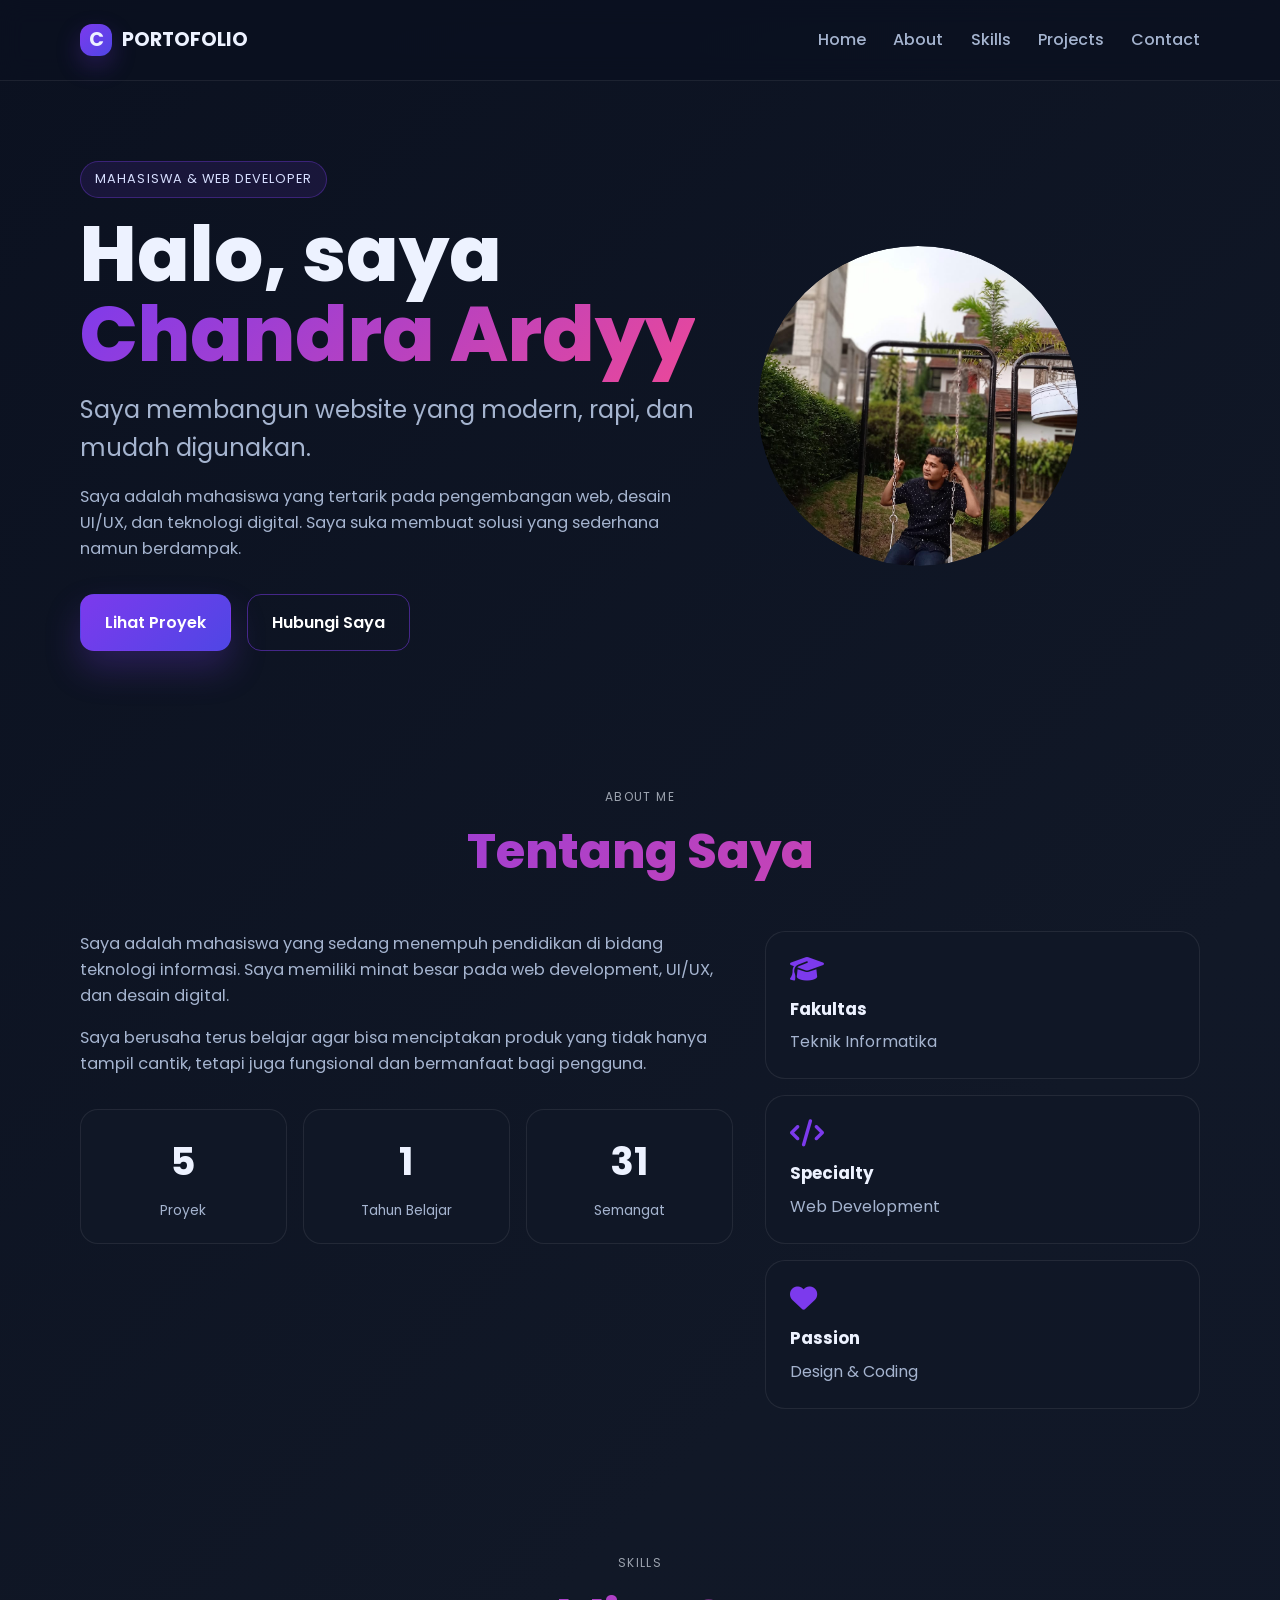
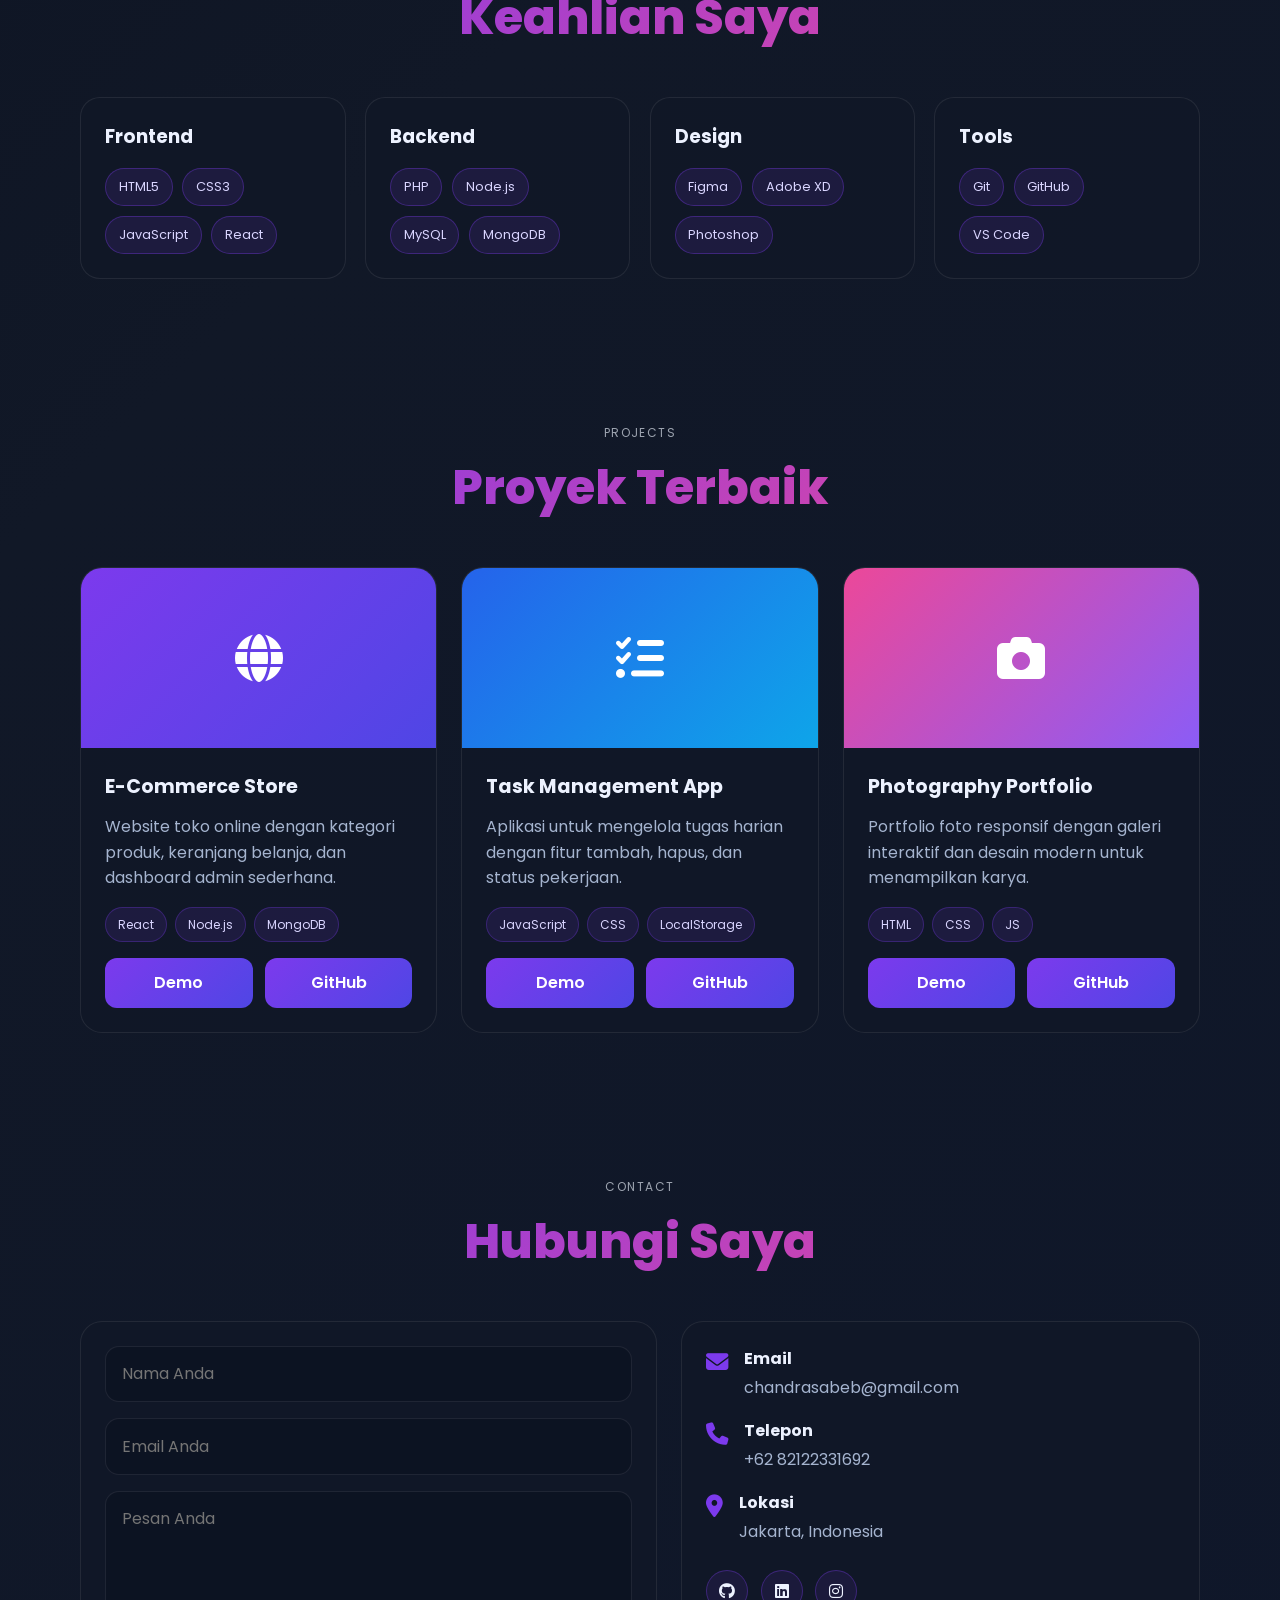
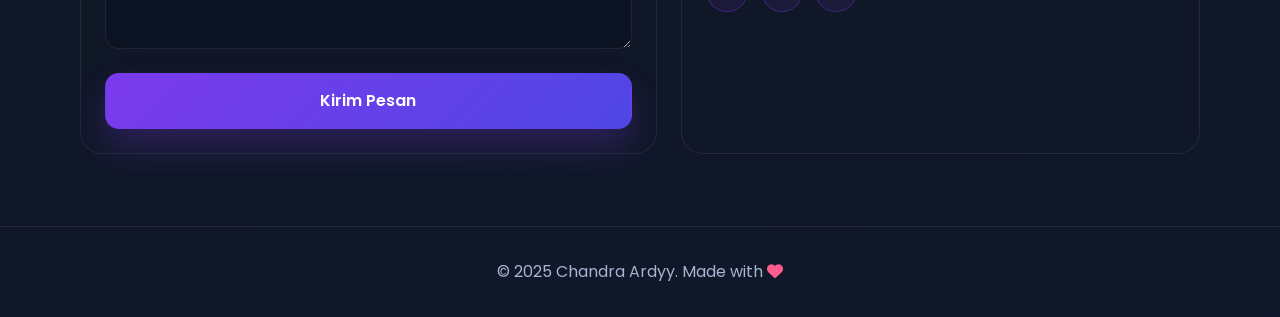
<file: index.html>
<!DOCTYPE html>
<html lang="id">
<head>
  <meta charset="UTF-8" />
  <meta name="viewport" content="width=device-width, initial-scale=1.0" />
  <title>Chandra Ardyy | Portfolio</title>
  <meta name="description" content="Portfolio mahasiswa modern dengan HTML, CSS, dan JavaScript" />
  <link rel="preconnect" href="https://fonts.googleapis.com" />
  <link rel="preconnect" href="https://fonts.gstatic.com" crossorigin />
  <link href="https://fonts.googleapis.com/css2?family=Poppins:wght@400;500;600;700;800&display=swap" rel="stylesheet" />
  <link rel="stylesheet" href="https://cdnjs.cloudflare.com/ajax/libs/font-awesome/6.5.2/css/all.min.css" />
  <link rel="stylesheet" href="style.css" />
</head>
<body>
  <header class="header">
    <nav class="navbar container">
      <div class="logo">
        <span class="logo-mark">C</span>
        PORTOFOLIO
      </div>

      <ul class="nav-menu" id="navMenu">
        <li><a href="#home">Home</a></li>
        <li><a href="#about">About</a></li>
        <li><a href="#skills">Skills</a></li>
        <li><a href="#projects">Projects</a></li>
        <li><a href="#contact">Contact</a></li>
      </ul>

      <button class="menu-toggle" id="menuToggle" aria-label="Toggle navigation">
        <span></span>
        <span></span>
        <span></span>
      </button>
    </nav>
  </header>

  <main>
    <section id="home" class="hero">
      <div class="container hero-content">
        <div class="hero-text">
          <p class="eyebrow">Mahasiswa & Web Developer</p>
          <h1>
            Halo, saya <span>Chandra Ardyy</span>
          </h1>
          <p class="subtitle">
            Saya membangun website yang modern, rapi, dan mudah digunakan.
          </p>
          <p class="desc">
            Saya adalah mahasiswa yang tertarik pada pengembangan web, desain UI/UX, dan teknologi digital.
            Saya suka membuat solusi yang sederhana namun berdampak.
          </p>
          <div class="cta">
            <a href="#projects" class="btn btn-primary">Lihat Proyek</a>
            <a href="#contact" class="btn btn-secondary">Hubungi Saya</a>
          </div>
        </div>

          <div class="profile-card">
         <div class="profile-circle">
         <img src="my-photo.jpeg" alt="Chandra Ardyy">
         </div>
         </div>
        </div>
      </div>
    </section>

    <section id="about" class="about">
      <div class="container">
        <div class="section-title">
          <p>About Me</p>
          <h2>Tentang Saya</h2>
        </div>

        <div class="about-grid">
          <div class="about-text">
            <p>
              Saya adalah mahasiswa yang sedang menempuh pendidikan di bidang teknologi informasi.
              Saya memiliki minat besar pada web development, UI/UX, dan desain digital.
            </p>
            <p>
              Saya berusaha terus belajar agar bisa menciptakan produk yang tidak hanya
              tampil cantik, tetapi juga fungsional dan bermanfaat bagi pengguna.
            </p>

            <div class="stats">
              <div class="stat-box">
                <strong data-target="5">0</strong>
                <span>Proyek</span>
              </div>
              <div class="stat-box">
                <strong data-target="1">0</strong>
                <span>Tahun Belajar</span>
              </div>
              <div class="stat-box">
                <strong data-target="100">0</strong>
                <span>Semangat</span>
              </div>
            </div>
          </div>

          <div class="about-cards">
            <div class="mini-card">
              <i class="fa-solid fa-graduation-cap"></i>
              <h3>Fakultas</h3>
              <p>Teknik Informatika</p>
            </div>
            <div class="mini-card">
              <i class="fa-solid fa-code"></i>
              <h3>Specialty</h3>
              <p>Web Development</p>
            </div>
            <div class="mini-card">
              <i class="fa-solid fa-heart"></i>
              <h3>Passion</h3>
              <p>Design & Coding</p>
            </div>
          </div>
        </div>
      </div>
    </section>

    <section id="skills" class="skills">
      <div class="container">
        <div class="section-title">
          <p>Skills</p>
          <h2>Keahlian Saya</h2>
        </div>

        <div class="skills-grid">
          <div class="skill-card">
            <h3>Frontend</h3>
            <div class="tags">
              <span>HTML5</span>
              <span>CSS3</span>
              <span>JavaScript</span>
              <span>React</span>
            </div>
          </div>

          <div class="skill-card">
            <h3>Backend</h3>
            <div class="tags">
              <span>PHP</span>
              <span>Node.js</span>
              <span>MySQL</span>
              <span>MongoDB</span>
            </div>
          </div>

          <div class="skill-card">
            <h3>Design</h3>
            <div class="tags">
              <span>Figma</span>
              <span>Adobe XD</span>
              <span>Photoshop</span>
            </div>
          </div>

          <div class="skill-card">
            <h3>Tools</h3>
            <div class="tags">
              <span>Git</span>
              <span>GitHub</span>
              <span>VS Code</span>
            </div>
          </div>
        </div>
      </div>
    </section>

    <section id="projects" class="projects">
      <div class="container">
        <div class="section-title">
          <p>Projects</p>
          <h2>Proyek Terbaik</h2>
        </div>

        <div class="project-grid">
          <article class="project-card">
            <div class="project-thumb thumb-one">
              <i class="fa-solid fa-globe"></i>
            </div>
            <div class="project-body">
              <h3>E-Commerce Store</h3>
              <p>
                Website toko online dengan kategori produk, keranjang belanja, dan dashboard admin sederhana.
              </p>
              <div class="tech">
                <span>React</span>
                <span>Node.js</span>
                <span>MongoDB</span>
              </div>
              <div class="project-links">
                <a href="#">Demo</a>
                <a href="#">GitHub</a>
              </div>
            </div>
          </article>

          <article class="project-card">
            <div class="project-thumb thumb-two">
              <i class="fa-solid fa-list-check"></i>
            </div>
            <div class="project-body">
              <h3>Task Management App</h3>
              <p>
                Aplikasi untuk mengelola tugas harian dengan fitur tambah, hapus, dan status pekerjaan.
              </p>
              <div class="tech">
                <span>JavaScript</span>
                <span>CSS</span>
                <span>LocalStorage</span>
              </div>
              <div class="project-links">
                <a href="#">Demo</a>
                <a href="#">GitHub</a>
              </div>
            </div>
          </article>

          <article class="project-card">
            <div class="project-thumb thumb-three">
              <i class="fa-solid fa-camera"></i>
            </div>
            <div class="project-body">
              <h3>Photography Portfolio</h3>
              <p>
                Portfolio foto responsif dengan galeri interaktif dan desain modern untuk menampilkan karya.
              </p>
              <div class="tech">
                <span>HTML</span>
                <span>CSS</span>
                <span>JS</span>
              </div>
              <div class="project-links">
                <a href="#">Demo</a>
                <a href="#">GitHub</a>
              </div>
            </div>
          </article>
        </div>
      </div>
    </section>

    <section id="contact" class="contact">
      <div class="container">
        <div class="section-title">
          <p>Contact</p>
          <h2>Hubungi Saya</h2>
        </div>

        <div class="contact-grid">
          <form class="contact-form" id="contactForm">
            <div class="form-group">
              <input type="text" placeholder="Nama Anda" required />
            </div>
            <div class="form-group">
              <input type="email" placeholder="Email Anda" required />
            </div>
            <div class="form-group">
              <textarea rows="5" placeholder="Pesan Anda" required></textarea>
            </div>
            <button type="submit" class="btn btn-primary full">Kirim Pesan</button>
          </form>

          <div class="contact-info">
            <div class="info-item">
              <i class="fa-solid fa-envelope"></i>
              <div>
                <h4>Email</h4>
                <p>chandrasabeb@gmail.com</p>
              </div>
            </div>

            <div class="info-item">
              <i class="fa-solid fa-phone"></i>
              <div>
                <h4>Telepon</h4>
                <p>+62 82122331692</p>
              </div>
            </div>

            <div class="info-item">
              <i class="fa-solid fa-location-dot"></i>
              <div>
                <h4>Lokasi</h4>
                <p>Jakarta, Indonesia</p>
              </div>
            </div>

            <div class="socials">
              <a href="#"><i class="fa-brands fa-github"></i></a>
              <a href="#"><i class="fa-brands fa-linkedin"></i></a>
              <a href="#"><i class="fa-brands fa-instagram"></i></a>
            </div>
          </div>
        </div>
      </div>
    </section>
  </main>

  <footer class="footer">
    <div class="container">
      <p>© 2025 Chandra Ardyy. Made with <i class="fa-solid fa-heart"></i></p>
    </div>
  </footer>

  <button id="scrollTopBtn" class="scroll-top" aria-label="Kembali ke atas">
    <i class="fa-solid fa-arrow-up"></i>
  </button>

  <script src="script.js"></script>
</body>
</html>
</file>
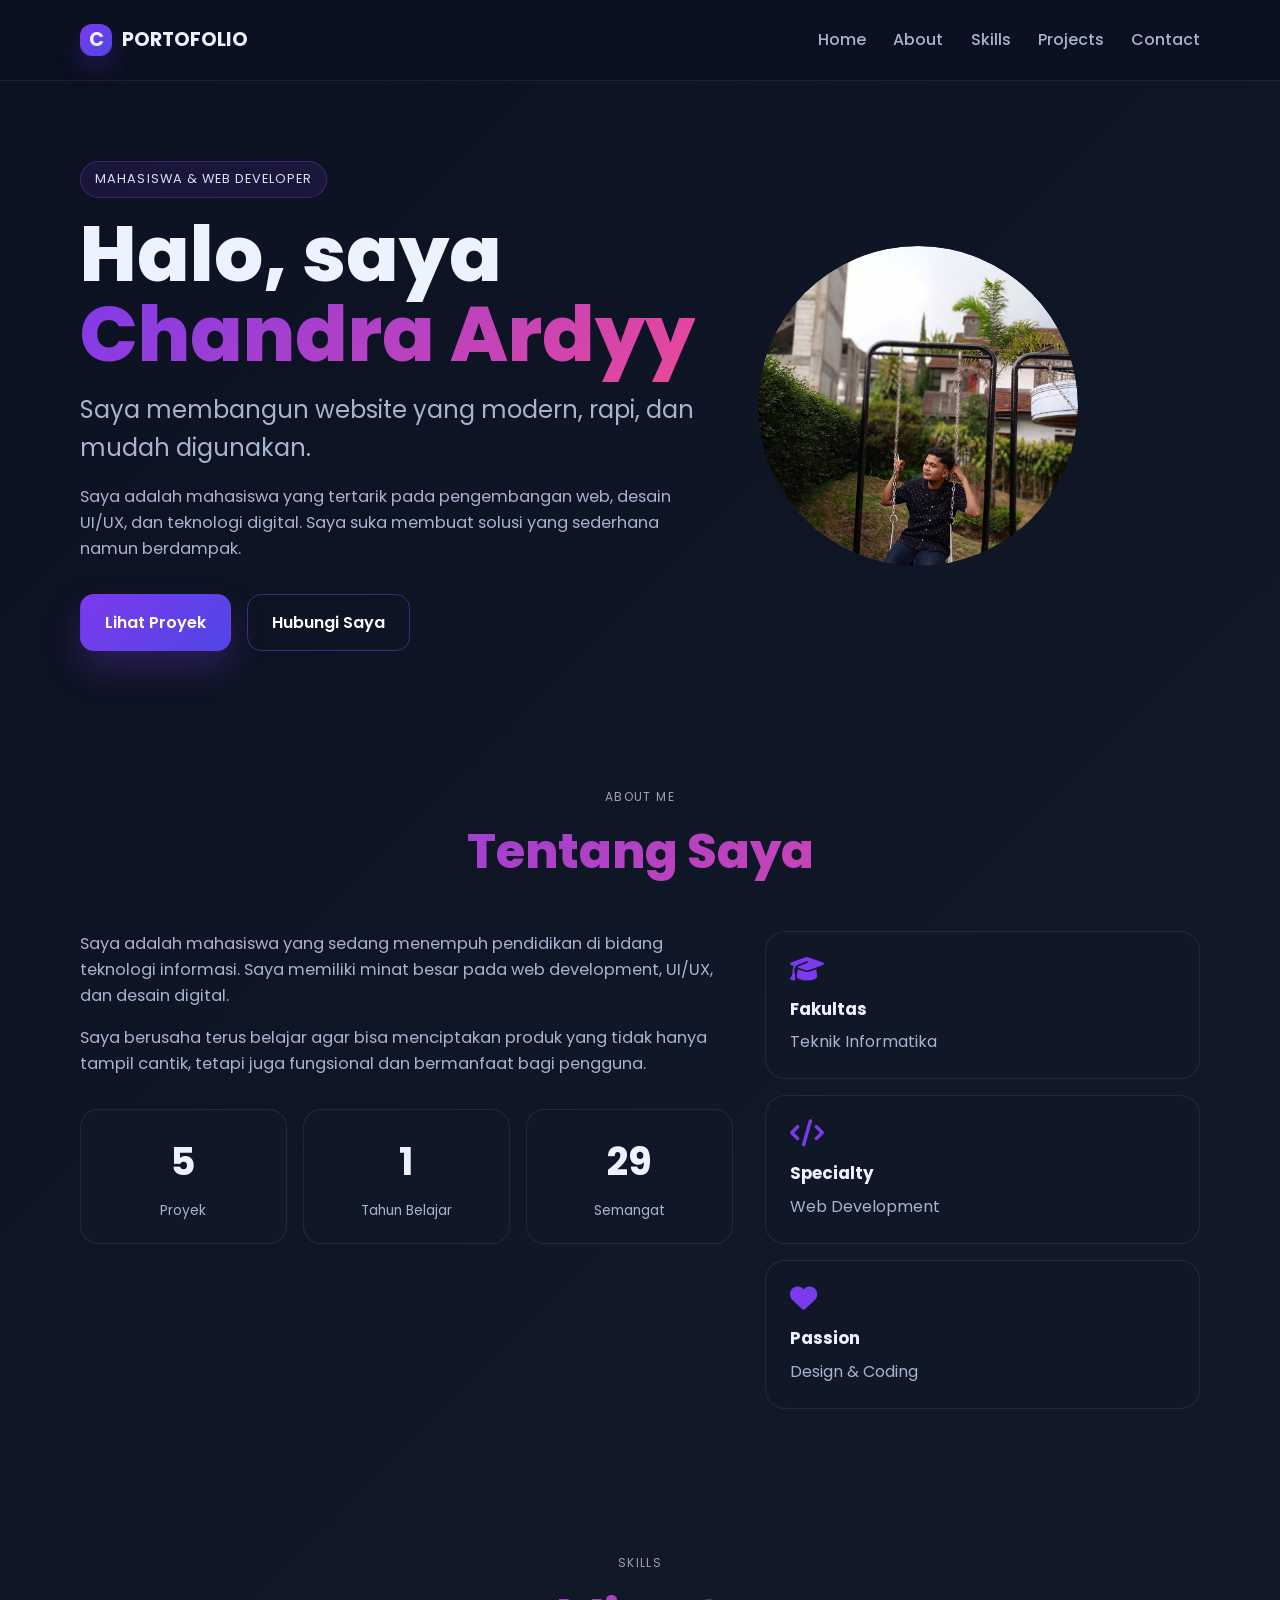
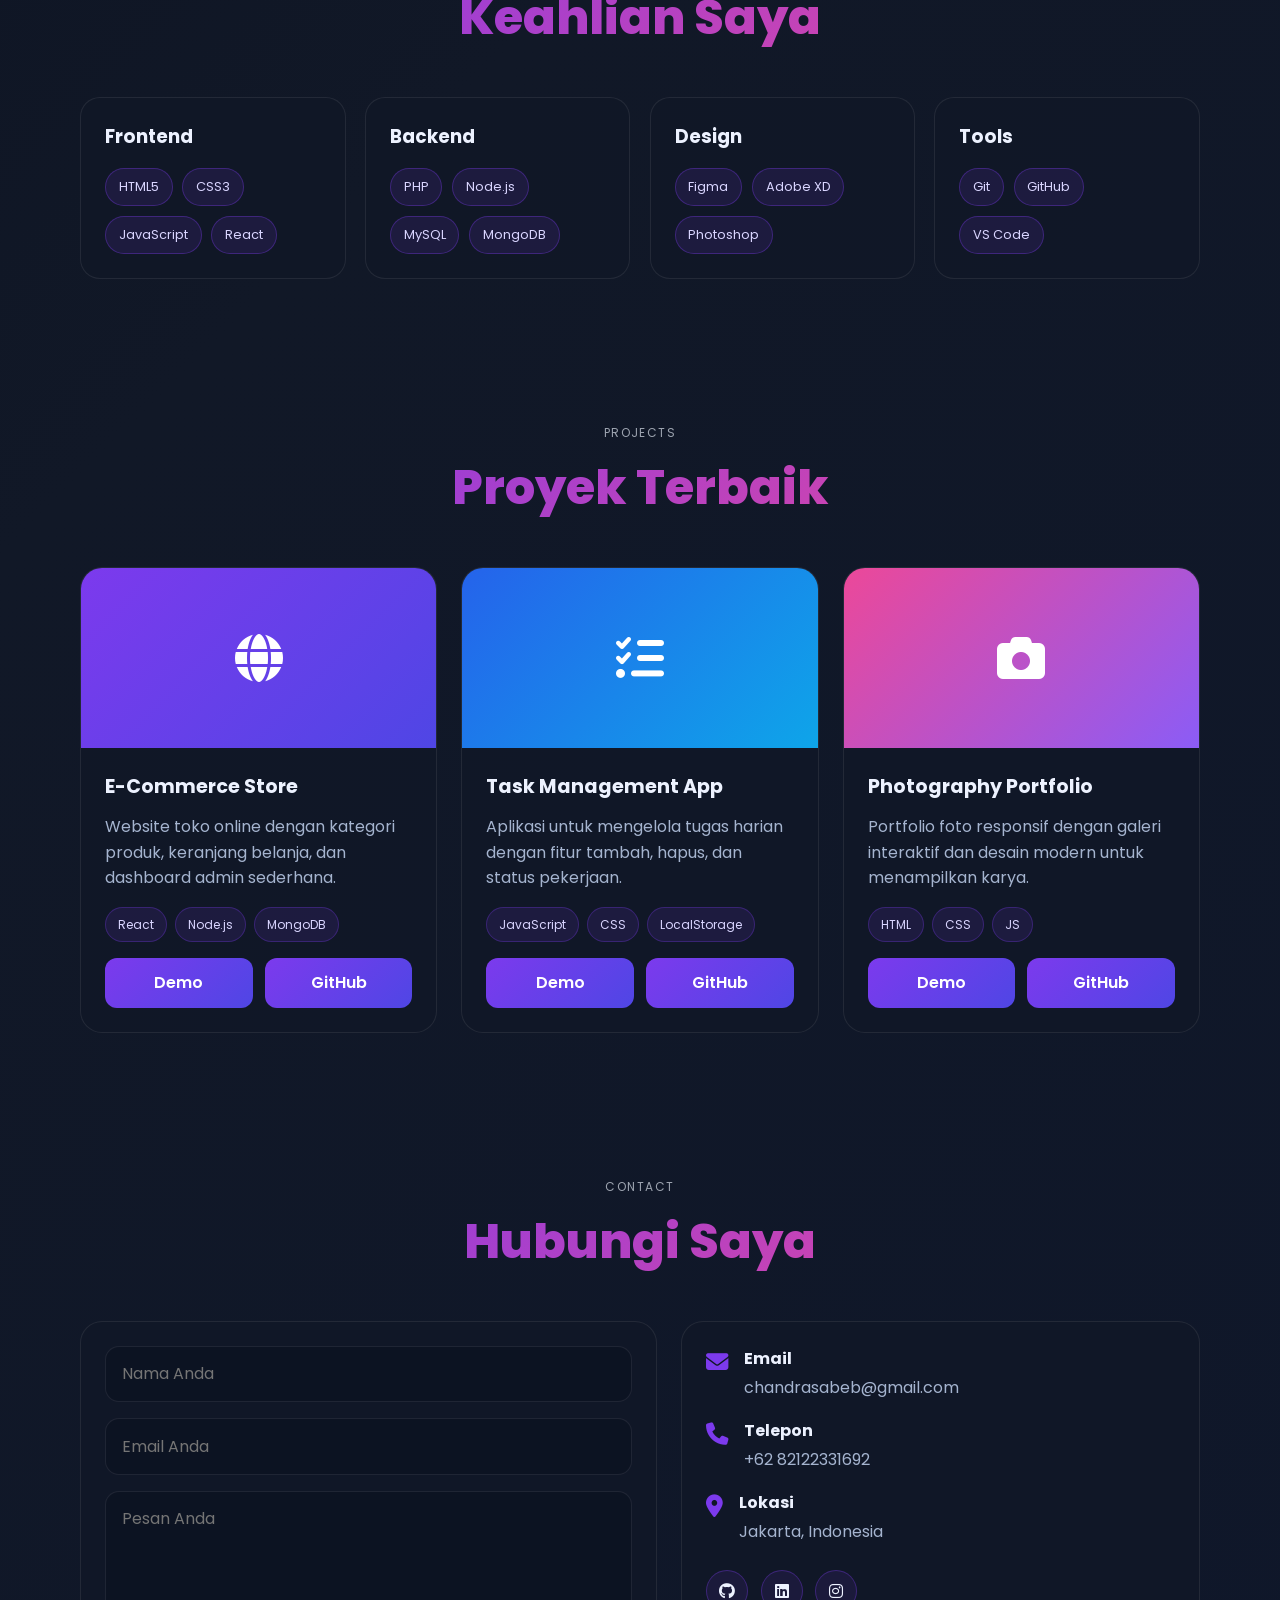
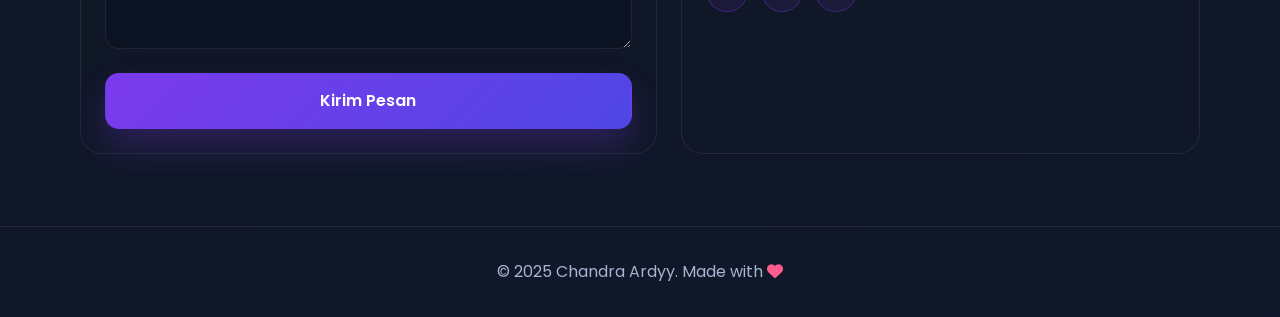
<file: coba.html>
<!DOCTYPE html>
<html lang="id">
<head>
  <meta charset="UTF-8" />
  <meta name="viewport" content="width=device-width, initial-scale=1.0" />
  <title>Chandra Ardyy | Portfolio</title>
  <meta name="description" content="Portfolio mahasiswa modern dengan HTML, CSS, dan JavaScript" />
  <link rel="preconnect" href="https://fonts.googleapis.com" />
  <link rel="preconnect" href="https://fonts.gstatic.com" crossorigin />
  <link href="https://fonts.googleapis.com/css2?family=Poppins:wght@400;500;600;700;800&display=swap" rel="stylesheet" />
  <link rel="stylesheet" href="https://cdnjs.cloudflare.com/ajax/libs/font-awesome/6.5.2/css/all.min.css" />
  <link rel="stylesheet" href="coba.css" />
</head>
<body>
  <header class="header">
    <nav class="navbar container">
      <div class="logo">
        <span class="logo-mark">C</span>
        PORTOFOLIO
      </div>

      <ul class="nav-menu" id="navMenu">
        <li><a href="#home">Home</a></li>
        <li><a href="#about">About</a></li>
        <li><a href="#skills">Skills</a></li>
        <li><a href="#projects">Projects</a></li>
        <li><a href="#contact">Contact</a></li>
      </ul>

      <button class="menu-toggle" id="menuToggle" aria-label="Toggle navigation">
        <span></span>
        <span></span>
        <span></span>
      </button>
    </nav>
  </header>

  <main>
    <section id="home" class="hero">
      <div class="container hero-content">
        <div class="hero-text">
          <p class="eyebrow">Mahasiswa & Web Developer</p>
          <h1>
            Halo, saya <span>Chandra Ardyy</span>
          </h1>
          <p class="subtitle">
            Saya membangun website yang modern, rapi, dan mudah digunakan.
          </p>
          <p class="desc">
            Saya adalah mahasiswa yang tertarik pada pengembangan web, desain UI/UX, dan teknologi digital.
            Saya suka membuat solusi yang sederhana namun berdampak.
          </p>
          <div class="cta">
            <a href="#projects" class="btn btn-primary">Lihat Proyek</a>
            <a href="#contact" class="btn btn-secondary">Hubungi Saya</a>
          </div>
        </div>

          <div class="profile-card">
         <div class="profile-circle">
         <img src="my-photo.jpeg" alt="Chandra Ardyy">
         </div>
         </div>
        </div>
      </div>
    </section>

    <section id="about" class="about">
      <div class="container">
        <div class="section-title">
          <p>About Me</p>
          <h2>Tentang Saya</h2>
        </div>

        <div class="about-grid">
          <div class="about-text">
            <p>
              Saya adalah mahasiswa yang sedang menempuh pendidikan di bidang teknologi informasi.
              Saya memiliki minat besar pada web development, UI/UX, dan desain digital.
            </p>
            <p>
              Saya berusaha terus belajar agar bisa menciptakan produk yang tidak hanya
              tampil cantik, tetapi juga fungsional dan bermanfaat bagi pengguna.
            </p>

            <div class="stats">
              <div class="stat-box">
                <strong data-target="5">0</strong>
                <span>Proyek</span>
              </div>
              <div class="stat-box">
                <strong data-target="1">0</strong>
                <span>Tahun Belajar</span>
              </div>
              <div class="stat-box">
                <strong data-target="100">0</strong>
                <span>Semangat</span>
              </div>
            </div>
          </div>

          <div class="about-cards">
            <div class="mini-card">
              <i class="fa-solid fa-graduation-cap"></i>
              <h3>Fakultas</h3>
              <p>Teknik Informatika</p>
            </div>
            <div class="mini-card">
              <i class="fa-solid fa-code"></i>
              <h3>Specialty</h3>
              <p>Web Development</p>
            </div>
            <div class="mini-card">
              <i class="fa-solid fa-heart"></i>
              <h3>Passion</h3>
              <p>Design & Coding</p>
            </div>
          </div>
        </div>
      </div>
    </section>

    <section id="skills" class="skills">
      <div class="container">
        <div class="section-title">
          <p>Skills</p>
          <h2>Keahlian Saya</h2>
        </div>

        <div class="skills-grid">
          <div class="skill-card">
            <h3>Frontend</h3>
            <div class="tags">
              <span>HTML5</span>
              <span>CSS3</span>
              <span>JavaScript</span>
              <span>React</span>
            </div>
          </div>

          <div class="skill-card">
            <h3>Backend</h3>
            <div class="tags">
              <span>PHP</span>
              <span>Node.js</span>
              <span>MySQL</span>
              <span>MongoDB</span>
            </div>
          </div>

          <div class="skill-card">
            <h3>Design</h3>
            <div class="tags">
              <span>Figma</span>
              <span>Adobe XD</span>
              <span>Photoshop</span>
            </div>
          </div>

          <div class="skill-card">
            <h3>Tools</h3>
            <div class="tags">
              <span>Git</span>
              <span>GitHub</span>
              <span>VS Code</span>
            </div>
          </div>
        </div>
      </div>
    </section>

    <section id="projects" class="projects">
      <div class="container">
        <div class="section-title">
          <p>Projects</p>
          <h2>Proyek Terbaik</h2>
        </div>

        <div class="project-grid">
          <article class="project-card">
            <div class="project-thumb thumb-one">
              <i class="fa-solid fa-globe"></i>
            </div>
            <div class="project-body">
              <h3>E-Commerce Store</h3>
              <p>
                Website toko online dengan kategori produk, keranjang belanja, dan dashboard admin sederhana.
              </p>
              <div class="tech">
                <span>React</span>
                <span>Node.js</span>
                <span>MongoDB</span>
              </div>
              <div class="project-links">
                <a href="#">Demo</a>
                <a href="#">GitHub</a>
              </div>
            </div>
          </article>

          <article class="project-card">
            <div class="project-thumb thumb-two">
              <i class="fa-solid fa-list-check"></i>
            </div>
            <div class="project-body">
              <h3>Task Management App</h3>
              <p>
                Aplikasi untuk mengelola tugas harian dengan fitur tambah, hapus, dan status pekerjaan.
              </p>
              <div class="tech">
                <span>JavaScript</span>
                <span>CSS</span>
                <span>LocalStorage</span>
              </div>
              <div class="project-links">
                <a href="#">Demo</a>
                <a href="#">GitHub</a>
              </div>
            </div>
          </article>

          <article class="project-card">
            <div class="project-thumb thumb-three">
              <i class="fa-solid fa-camera"></i>
            </div>
            <div class="project-body">
              <h3>Photography Portfolio</h3>
              <p>
                Portfolio foto responsif dengan galeri interaktif dan desain modern untuk menampilkan karya.
              </p>
              <div class="tech">
                <span>HTML</span>
                <span>CSS</span>
                <span>JS</span>
              </div>
              <div class="project-links">
                <a href="#">Demo</a>
                <a href="#">GitHub</a>
              </div>
            </div>
          </article>
        </div>
      </div>
    </section>

    <section id="contact" class="contact">
      <div class="container">
        <div class="section-title">
          <p>Contact</p>
          <h2>Hubungi Saya</h2>
        </div>

        <div class="contact-grid">
          <form class="contact-form" id="contactForm">
            <div class="form-group">
              <input type="text" placeholder="Nama Anda" required />
            </div>
            <div class="form-group">
              <input type="email" placeholder="Email Anda" required />
            </div>
            <div class="form-group">
              <textarea rows="5" placeholder="Pesan Anda" required></textarea>
            </div>
            <button type="submit" class="btn btn-primary full">Kirim Pesan</button>
          </form>

          <div class="contact-info">
            <div class="info-item">
              <i class="fa-solid fa-envelope"></i>
              <div>
                <h4>Email</h4>
                <p>chandrasabeb@gmail.com</p>
              </div>
            </div>

            <div class="info-item">
              <i class="fa-solid fa-phone"></i>
              <div>
                <h4>Telepon</h4>
                <p>+62 82122331692</p>
              </div>
            </div>

            <div class="info-item">
              <i class="fa-solid fa-location-dot"></i>
              <div>
                <h4>Lokasi</h4>
                <p>Jakarta, Indonesia</p>
              </div>
            </div>

            <div class="socials">
              <a href="#"><i class="fa-brands fa-github"></i></a>
              <a href="#"><i class="fa-brands fa-linkedin"></i></a>
              <a href="#"><i class="fa-brands fa-instagram"></i></a>
            </div>
          </div>
        </div>
      </div>
    </section>
  </main>

  <footer class="footer">
    <div class="container">
      <p>© 2025 Chandra Ardyy. Made with <i class="fa-solid fa-heart"></i></p>
    </div>
  </footer>

  <button id="scrollTopBtn" class="scroll-top" aria-label="Kembali ke atas">
    <i class="fa-solid fa-arrow-up"></i>
  </button>

  <script src="coba.js"></script>
</body>
</html>
</file>
<file: style.css>
:root {
  --bg: #0b1120;
  --bg-soft: #111827;
  --panel: #172033;
  --panel-2: #1d2940;
  --primary: #7c3aed;
  --secondary: #4f46e5;
  --accent: #ec4899;
  --text: #edf2ff;
  --muted: #a5b4cf;
  --line: rgba(255, 255, 255, 0.08);
  --shadow: rgba(124, 58, 237, 0.25);
  --white: #ffffff;
}

* {
  box-sizing: border-box;
  margin: 0;
  padding: 0;
}

html {
  scroll-behavior: smooth;
}

body {
  font-family: "Poppins", sans-serif;
  background: linear-gradient(135deg, #0b1120 0%, #111827 45%, #0f172a 100%);
  color: var(--text);
  line-height: 1.6;
}

a {
  text-decoration: none;
  color: inherit;
}

img {
  max-width: 100%;
  display: block;
}

button,
input,
textarea {
  font: inherit;
}

.container {
  width: min(1120px, calc(100% - 2rem));
  margin: 0 auto;
}

.section-title {
  text-align: center;
  margin-bottom: 2.5rem;
}

.section-title p {
  color: #9ca3af;
  text-transform: uppercase;
  letter-spacing: 0.12em;
  font-size: 0.75rem;
  margin-bottom: 0.5rem;
}

.section-title h2 {
  font-size: clamp(2rem, 4vw, 3rem);
  font-weight: 800;
  background: linear-gradient(135deg, var(--primary), var(--accent));
  -webkit-background-clip: text;
  background-clip: text;
  color: transparent;
}

/* Header */
.header {
  position: sticky;
  top: 0;
  z-index: 1000;
  backdrop-filter: blur(12px);
  background: rgba(11, 17, 32, 0.7);
  border-bottom: 1px solid var(--line);
}

.navbar {
  display: flex;
  align-items: center;
  justify-content: space-between;
  min-height: 80px;
}

.logo {
  display: flex;
  align-items: center;
  gap: 0.6rem;
  font-weight: 700;
  font-size: 1.2rem;
}

.logo-mark {
  width: 32px;
  height: 32px;
  display: inline-flex;
  align-items: center;
  justify-content: center;
  border-radius: 12px;
  background: linear-gradient(135deg, var(--primary), var(--secondary));
  box-shadow: 0 10px 24px var(--shadow);
}

.nav-menu {
  display: flex;
  align-items: center;
  gap: 1.7rem;
  list-style: none;
}

.nav-menu a {
  color: var(--muted);
  font-weight: 500;
  transition: 0.3s ease;
  position: relative;
}

.nav-menu a::after {
  content: "";
  position: absolute;
  left: 0;
  bottom: -6px;
  width: 0;
  height: 2px;
  background: linear-gradient(135deg, var(--primary), var(--accent));
  transition: 0.3s ease;
}

.nav-menu a:hover::after,
.nav-menu a:hover {
  color: var(--white);
}

.nav-menu a:hover::after {
  width: 100%;
}

.menu-toggle {
  display: none;
  background: transparent;
  border: none;
  cursor: pointer;
  width: 42px;
  height: 42px;
  border-radius: 12px;
  border: 1px solid var(--line);
}

.menu-toggle span {
  display: block;
  width: 18px;
  height: 2px;
  background: var(--white);
  margin: 4px auto;
  border-radius: 2px;
}

/* Hero */
.hero {
  padding: 5rem 0 4rem;
}

.hero-content {
  display: grid;
  grid-template-columns: 1.15fr 0.85fr;
  align-items: center;
  gap: 2rem;
}

.eyebrow {
  display: inline-block;
  padding: 0.45rem 0.9rem;
  border-radius: 999px;
  background: rgba(124, 58, 237, 0.12);
  color: #d7dfff;
  border: 1px solid rgba(124, 58, 237, 0.35);
  font-size: 0.8rem;
  letter-spacing: 0.08em;
  text-transform: uppercase;
  margin-bottom: 1rem;
}

.hero-text h1 {
  font-size: clamp(2.6rem, 6vw, 5rem);
  line-height: 1.05;
  margin-bottom: 1rem;
  font-weight: 800;
}

.hero-text h1 span {
  background: linear-gradient(135deg, var(--primary), var(--accent));
  -webkit-background-clip: text;
  background-clip: text;
  color: transparent;
}

.subtitle {
  font-size: clamp(1.1rem, 2vw, 1.5rem);
  color: var(--muted);
  margin-bottom: 1rem;
}

.desc {
  max-width: 620px;
  color: var(--muted);
  font-size: 1.02rem;
  margin-bottom: 2rem;
}

.cta {
  display: flex;
  flex-wrap: wrap;
  gap: 1rem;
}

.btn {
  display: inline-flex;
  justify-content: center;
  align-items: center;
  gap: 0.5rem;
  padding: 0.9rem 1.5rem;
  border-radius: 14px;
  font-weight: 600;
  transition: 0.3s ease;
  border: 1px solid transparent;
}

.btn-primary {
  background: linear-gradient(135deg, var(--primary), var(--secondary));
  color: var(--white);
  box-shadow: 0 18px 35px var(--shadow);
}

.btn-primary:hover {
  transform: translateY(-3px);
}

.btn-secondary {
  background: transparent;
  border-color: rgba(124, 58, 237, 0.5);
  color: var(--white);
}

.btn-secondary:hover {
  background: rgba(124, 58, 237, 0.08);
}

.full {
  width: 100%;
}

.hero-visual {
  display: flex;
  justify-content: center;
}

.profile-card {
  position: relative;
  width: min(360px, 80vw);
  aspect-ratio: 1;
  border-radius: 30px;
  background: transparent;
  border: none;
  display: grid;
  place-items: center;
  box-shadow: none;
}

.profile-circle {
  width: 320px;
  height: 320px;
  border-radius: 50%;
  overflow: hidden;
  border: none;
  background: transparent;
  box-shadow: none;
  padding: 0;
}
.profile-circle img {
  width: 100%;
  height: 100%;
  object-fit: cover;
  display: block;
  border-radius: 50%;
}

.badge {
  position: absolute;
  right: 1rem;
  bottom: 1rem;
  background: rgba(15, 23, 42, 0.9);
  border: 1px solid var(--line);
  border-radius: 999px;
  padding: 0.55rem 0.9rem;
  color: var(--muted);
  font-size: 0.75rem;
  font-weight: 500;
}

/* About */
.about {
  padding: 4.5rem 0;
}

.about-grid {
  display: grid;
  grid-template-columns: 1.2fr 0.8fr;
  gap: 2rem;
  align-items: start;
}

.about-text p {
  color: var(--muted);
  margin-bottom: 1rem;
  font-size: 1.02rem;
}

.stats {
  display: grid;
  grid-template-columns: repeat(3, 1fr);
  gap: 1rem;
  margin-top: 2rem;
}

.stat-box {
  background: rgba(17, 24, 39, 0.9);
  border: 1px solid var(--line);
  border-radius: 18px;
  padding: 1.3rem 1rem;
  text-align: center;
}

.stat-box strong {
  display: block;
  font-size: clamp(1.8rem, 3vw, 2.5rem);
  margin-bottom: 0.3rem;
}

.stat-box span {
  color: var(--muted);
  font-size: 0.86rem;
}

.about-cards {
  display: grid;
  gap: 1rem;
}

.mini-card {
  background: rgba(17, 24, 39, 0.9);
  border: 1px solid var(--line);
  border-radius: 20px;
  padding: 1.5rem;
  transition: 0.3s ease;
}

.mini-card:hover {
  transform: translateY(-4px);
  border-color: rgba(124, 58, 237, 0.6);
}

.mini-card i {
  font-size: 1.7rem;
  color: var(--primary);
  margin-bottom: 0.8rem;
}

.mini-card h3 {
  margin-bottom: 0.4rem;
  font-size: 1.05rem;
}

.mini-card p {
  color: var(--muted);
}

/* Skills */
.skills {
  padding: 4.5rem 0;
}

.skills-grid {
  display: grid;
  grid-template-columns: repeat(4, minmax(200px, 1fr));
  gap: 1.2rem;
}

.skill-card {
  background: rgba(17, 24, 39, 0.9);
  border: 1px solid var(--line);
  border-radius: 20px;
  padding: 1.5rem;
  transition: 0.3s ease;
}

.skill-card:hover {
  transform: translateY(-6px);
  border-color: rgba(124, 58, 237, 0.6);
}

.skill-card h3 {
  margin-bottom: 1rem;
  font-size: 1.15rem;
}

.tags {
  display: flex;
  flex-wrap: wrap;
  gap: 0.6rem;
}

.tags span {
  display: inline-block;
  padding: 0.5rem 0.8rem;
  border-radius: 999px;
  background: rgba(124, 58, 237, 0.12);
  border: 1px solid rgba(124, 58, 237, 0.35);
  color: #d9d5ff;
  font-size: 0.8rem;
}

/* Projects */
.projects {
  padding: 4.5rem 0;
}

.project-grid {
  display: grid;
  grid-template-columns: repeat(3, minmax(230px, 1fr));
  gap: 1.5rem;
}

.project-card {
  background: rgba(17, 24, 39, 0.9);
  border: 1px solid var(--line);
  border-radius: 22px;
  overflow: hidden;
  transition: 0.3s ease;
}

.project-card:hover {
  transform: translateY(-8px);
  border-color: rgba(124, 58, 237, 0.8);
}

.project-thumb {
  height: 180px;
  display: grid;
  place-items: center;
  font-size: 3rem;
  color: var(--white);
}

.thumb-one {
  background: linear-gradient(135deg, #7c3aed, #4f46e5);
}

.thumb-two {
  background: linear-gradient(135deg, #2563eb, #0ea5e9);
}

.thumb-three {
  background: linear-gradient(135deg, #ec4899, #8b5cf6);
}

.project-body {
  padding: 1.5rem;
}

.project-body h3 {
  margin-bottom: 0.7rem;
  font-size: 1.2rem;
}

.project-body p {
  color: var(--muted);
  margin-bottom: 1rem;
}

.tech {
  display: flex;
  flex-wrap: wrap;
  gap: 0.5rem;
  margin-bottom: 1rem;
}

.tech span {
  padding: 0.45rem 0.75rem;
  border-radius: 999px;
  font-size: 0.75rem;
  background: rgba(124, 58, 237, 0.12);
  border: 1px solid rgba(124, 58, 237, 0.3);
  color: #d9d5ff;
}

.project-links {
  display: flex;
  gap: 0.75rem;
}

.project-links a {
  flex: 1;
  text-align: center;
  padding: 0.75rem 0.8rem;
  border-radius: 12px;
  background: linear-gradient(135deg, var(--primary), var(--secondary));
  color: var(--white);
  font-weight: 600;
  transition: 0.3s ease;
}

.project-links a:hover {
  transform: translateY(-2px);
}

/* Contact */
.contact {
  padding: 4.5rem 0;
}

.contact-grid {
  display: grid;
  grid-template-columns: 1fr 0.9fr;
  gap: 1.5rem;
}

.contact-form,
.contact-info {
  background: rgba(17, 24, 39, 0.9);
  border: 1px solid var(--line);
  border-radius: 22px;
  padding: 1.5rem;
}

.form-group {
  margin-bottom: 1rem;
}

.form-group input,
.form-group textarea {
  width: 100%;
  border: 1px solid var(--line);
  background: rgba(11, 17, 32, 0.6);
  color: var(--white);
  border-radius: 14px;
  padding: 0.9rem 1rem;
  outline: none;
  transition: 0.3s ease;
}

.form-group input:focus,
.form-group textarea:focus {
  border-color: rgba(124, 58, 237, 0.9);
  box-shadow: 0 0 0 4px rgba(124, 58, 237, 0.12);
}

.contact-info {
  display: flex;
  flex-direction: column;
  gap: 1.1rem;
}

.info-item {
  display: flex;
  align-items: flex-start;
  gap: 1rem;
}

.info-item i {
  font-size: 1.4rem;
  color: var(--primary);
  margin-top: 0.3rem;
}

.info-item h4 {
  margin-bottom: 0.2rem;
}

.info-item p {
  color: var(--muted);
}

.socials {
  display: flex;
  gap: 0.8rem;
  margin-top: 0.5rem;
}

.socials a {
  width: 42px;
  height: 42px;
  display: grid;
  place-items: center;
  border-radius: 50%;
  background: rgba(124, 58, 237, 0.1);
  border: 1px solid rgba(124, 58, 237, 0.35);
  transition: 0.3s ease;
}

.socials a:hover {
  background: linear-gradient(135deg, var(--primary), var(--secondary));
  transform: translateY(-3px);
}

/* Footer */
.footer {
  padding: 2rem 0;
  text-align: center;
  color: var(--muted);
  border-top: 1px solid var(--line);
}

.footer i {
  color: #ff5d8f;
}

/* Scroll Top */
.scroll-top {
  position: fixed;
  right: 20px;
  bottom: 20px;
  width: 48px;
  height: 48px;
  border: none;
  border-radius: 50%;
  background: linear-gradient(135deg, var(--primary), var(--secondary));
  color: var(--white);
  cursor: pointer;
  display: none;
  place-items: center;
  box-shadow: 0 18px 35px rgba(124, 58, 237, 0.35);
  z-index: 999;
}

/* Responsive */
@media (max-width: 900px) {
  .hero-content,
  .about-grid,
  .contact-grid {
    grid-template-columns: 1fr;
  }

  .skills-grid {
    grid-template-columns: repeat(2, minmax(200px, 1fr));
  }

  .project-grid {
    grid-template-columns: repeat(2, minmax(220px, 1fr));
  }
}

@media (max-width: 700px) {
  .menu-toggle {
    display: block;
  }

  .nav-menu {
    position: absolute;
    top: 80px;
    left: 1rem;
    right: 1rem;
    display: none;
    flex-direction: column;
    background: rgba(11, 17, 32, 0.96);
    border: 1px solid var(--line);
    border-radius: 16px;
    padding: 1rem;
  }

  .nav-menu.active {
    display: flex;
  }

  .skills-grid,
  .project-grid,
  .stats {
    grid-template-columns: 1fr;
  }

  .cta {
    flex-direction: column;
  }

  .btn {
    width: 100%;
  }
}
</file>
<file: coba.css>
:root {
  --bg: #0b1120;
  --bg-soft: #111827;
  --panel: #172033;
  --panel-2: #1d2940;
  --primary: #7c3aed;
  --secondary: #4f46e5;
  --accent: #ec4899;
  --text: #edf2ff;
  --muted: #a5b4cf;
  --line: rgba(255, 255, 255, 0.08);
  --shadow: rgba(124, 58, 237, 0.25);
  --white: #ffffff;
}

* {
  box-sizing: border-box;
  margin: 0;
  padding: 0;
}

html {
  scroll-behavior: smooth;
}

body {
  font-family: "Poppins", sans-serif;
  background: linear-gradient(135deg, #0b1120 0%, #111827 45%, #0f172a 100%);
  color: var(--text);
  line-height: 1.6;
}

a {
  text-decoration: none;
  color: inherit;
}

img {
  max-width: 100%;
  display: block;
}

button,
input,
textarea {
  font: inherit;
}

.container {
  width: min(1120px, calc(100% - 2rem));
  margin: 0 auto;
}

.section-title {
  text-align: center;
  margin-bottom: 2.5rem;
}

.section-title p {
  color: #9ca3af;
  text-transform: uppercase;
  letter-spacing: 0.12em;
  font-size: 0.75rem;
  margin-bottom: 0.5rem;
}

.section-title h2 {
  font-size: clamp(2rem, 4vw, 3rem);
  font-weight: 800;
  background: linear-gradient(135deg, var(--primary), var(--accent));
  -webkit-background-clip: text;
  background-clip: text;
  color: transparent;
}

/* Header */
.header {
  position: sticky;
  top: 0;
  z-index: 1000;
  backdrop-filter: blur(12px);
  background: rgba(11, 17, 32, 0.7);
  border-bottom: 1px solid var(--line);
}

.navbar {
  display: flex;
  align-items: center;
  justify-content: space-between;
  min-height: 80px;
}

.logo {
  display: flex;
  align-items: center;
  gap: 0.6rem;
  font-weight: 700;
  font-size: 1.2rem;
}

.logo-mark {
  width: 32px;
  height: 32px;
  display: inline-flex;
  align-items: center;
  justify-content: center;
  border-radius: 12px;
  background: linear-gradient(135deg, var(--primary), var(--secondary));
  box-shadow: 0 10px 24px var(--shadow);
}

.nav-menu {
  display: flex;
  align-items: center;
  gap: 1.7rem;
  list-style: none;
}

.nav-menu a {
  color: var(--muted);
  font-weight: 500;
  transition: 0.3s ease;
  position: relative;
}

.nav-menu a::after {
  content: "";
  position: absolute;
  left: 0;
  bottom: -6px;
  width: 0;
  height: 2px;
  background: linear-gradient(135deg, var(--primary), var(--accent));
  transition: 0.3s ease;
}

.nav-menu a:hover::after,
.nav-menu a:hover {
  color: var(--white);
}

.nav-menu a:hover::after {
  width: 100%;
}

.menu-toggle {
  display: none;
  background: transparent;
  border: none;
  cursor: pointer;
  width: 42px;
  height: 42px;
  border-radius: 12px;
  border: 1px solid var(--line);
}

.menu-toggle span {
  display: block;
  width: 18px;
  height: 2px;
  background: var(--white);
  margin: 4px auto;
  border-radius: 2px;
}

/* Hero */
.hero {
  padding: 5rem 0 4rem;
}

.hero-content {
  display: grid;
  grid-template-columns: 1.15fr 0.85fr;
  align-items: center;
  gap: 2rem;
}

.eyebrow {
  display: inline-block;
  padding: 0.45rem 0.9rem;
  border-radius: 999px;
  background: rgba(124, 58, 237, 0.12);
  color: #d7dfff;
  border: 1px solid rgba(124, 58, 237, 0.35);
  font-size: 0.8rem;
  letter-spacing: 0.08em;
  text-transform: uppercase;
  margin-bottom: 1rem;
}

.hero-text h1 {
  font-size: clamp(2.6rem, 6vw, 5rem);
  line-height: 1.05;
  margin-bottom: 1rem;
  font-weight: 800;
}

.hero-text h1 span {
  background: linear-gradient(135deg, var(--primary), var(--accent));
  -webkit-background-clip: text;
  background-clip: text;
  color: transparent;
}

.subtitle {
  font-size: clamp(1.1rem, 2vw, 1.5rem);
  color: var(--muted);
  margin-bottom: 1rem;
}

.desc {
  max-width: 620px;
  color: var(--muted);
  font-size: 1.02rem;
  margin-bottom: 2rem;
}

.cta {
  display: flex;
  flex-wrap: wrap;
  gap: 1rem;
}

.btn {
  display: inline-flex;
  justify-content: center;
  align-items: center;
  gap: 0.5rem;
  padding: 0.9rem 1.5rem;
  border-radius: 14px;
  font-weight: 600;
  transition: 0.3s ease;
  border: 1px solid transparent;
}

.btn-primary {
  background: linear-gradient(135deg, var(--primary), var(--secondary));
  color: var(--white);
  box-shadow: 0 18px 35px var(--shadow);
}

.btn-primary:hover {
  transform: translateY(-3px);
}

.btn-secondary {
  background: transparent;
  border-color: rgba(124, 58, 237, 0.5);
  color: var(--white);
}

.btn-secondary:hover {
  background: rgba(124, 58, 237, 0.08);
}

.full {
  width: 100%;
}

.hero-visual {
  display: flex;
  justify-content: center;
}

.profile-card {
  position: relative;
  width: min(360px, 80vw);
  aspect-ratio: 1;
  border-radius: 30px;
  background: transparent;
  border: none;
  display: grid;
  place-items: center;
  box-shadow: none;
}

.profile-circle {
  width: 320px;
  height: 320px;
  border-radius: 50%;
  overflow: hidden;
  border: none;
  background: transparent;
  box-shadow: none;
  padding: 0;
}
.profile-circle img {
  width: 100%;
  height: 100%;
  object-fit: cover;
  display: block;
  border-radius: 50%;
}

.badge {
  position: absolute;
  right: 1rem;
  bottom: 1rem;
  background: rgba(15, 23, 42, 0.9);
  border: 1px solid var(--line);
  border-radius: 999px;
  padding: 0.55rem 0.9rem;
  color: var(--muted);
  font-size: 0.75rem;
  font-weight: 500;
}

/* About */
.about {
  padding: 4.5rem 0;
}

.about-grid {
  display: grid;
  grid-template-columns: 1.2fr 0.8fr;
  gap: 2rem;
  align-items: start;
}

.about-text p {
  color: var(--muted);
  margin-bottom: 1rem;
  font-size: 1.02rem;
}

.stats {
  display: grid;
  grid-template-columns: repeat(3, 1fr);
  gap: 1rem;
  margin-top: 2rem;
}

.stat-box {
  background: rgba(17, 24, 39, 0.9);
  border: 1px solid var(--line);
  border-radius: 18px;
  padding: 1.3rem 1rem;
  text-align: center;
}

.stat-box strong {
  display: block;
  font-size: clamp(1.8rem, 3vw, 2.5rem);
  margin-bottom: 0.3rem;
}

.stat-box span {
  color: var(--muted);
  font-size: 0.86rem;
}

.about-cards {
  display: grid;
  gap: 1rem;
}

.mini-card {
  background: rgba(17, 24, 39, 0.9);
  border: 1px solid var(--line);
  border-radius: 20px;
  padding: 1.5rem;
  transition: 0.3s ease;
}

.mini-card:hover {
  transform: translateY(-4px);
  border-color: rgba(124, 58, 237, 0.6);
}

.mini-card i {
  font-size: 1.7rem;
  color: var(--primary);
  margin-bottom: 0.8rem;
}

.mini-card h3 {
  margin-bottom: 0.4rem;
  font-size: 1.05rem;
}

.mini-card p {
  color: var(--muted);
}

/* Skills */
.skills {
  padding: 4.5rem 0;
}

.skills-grid {
  display: grid;
  grid-template-columns: repeat(4, minmax(200px, 1fr));
  gap: 1.2rem;
}

.skill-card {
  background: rgba(17, 24, 39, 0.9);
  border: 1px solid var(--line);
  border-radius: 20px;
  padding: 1.5rem;
  transition: 0.3s ease;
}

.skill-card:hover {
  transform: translateY(-6px);
  border-color: rgba(124, 58, 237, 0.6);
}

.skill-card h3 {
  margin-bottom: 1rem;
  font-size: 1.15rem;
}

.tags {
  display: flex;
  flex-wrap: wrap;
  gap: 0.6rem;
}

.tags span {
  display: inline-block;
  padding: 0.5rem 0.8rem;
  border-radius: 999px;
  background: rgba(124, 58, 237, 0.12);
  border: 1px solid rgba(124, 58, 237, 0.35);
  color: #d9d5ff;
  font-size: 0.8rem;
}

/* Projects */
.projects {
  padding: 4.5rem 0;
}

.project-grid {
  display: grid;
  grid-template-columns: repeat(3, minmax(230px, 1fr));
  gap: 1.5rem;
}

.project-card {
  background: rgba(17, 24, 39, 0.9);
  border: 1px solid var(--line);
  border-radius: 22px;
  overflow: hidden;
  transition: 0.3s ease;
}

.project-card:hover {
  transform: translateY(-8px);
  border-color: rgba(124, 58, 237, 0.8);
}

.project-thumb {
  height: 180px;
  display: grid;
  place-items: center;
  font-size: 3rem;
  color: var(--white);
}

.thumb-one {
  background: linear-gradient(135deg, #7c3aed, #4f46e5);
}

.thumb-two {
  background: linear-gradient(135deg, #2563eb, #0ea5e9);
}

.thumb-three {
  background: linear-gradient(135deg, #ec4899, #8b5cf6);
}

.project-body {
  padding: 1.5rem;
}

.project-body h3 {
  margin-bottom: 0.7rem;
  font-size: 1.2rem;
}

.project-body p {
  color: var(--muted);
  margin-bottom: 1rem;
}

.tech {
  display: flex;
  flex-wrap: wrap;
  gap: 0.5rem;
  margin-bottom: 1rem;
}

.tech span {
  padding: 0.45rem 0.75rem;
  border-radius: 999px;
  font-size: 0.75rem;
  background: rgba(124, 58, 237, 0.12);
  border: 1px solid rgba(124, 58, 237, 0.3);
  color: #d9d5ff;
}

.project-links {
  display: flex;
  gap: 0.75rem;
}

.project-links a {
  flex: 1;
  text-align: center;
  padding: 0.75rem 0.8rem;
  border-radius: 12px;
  background: linear-gradient(135deg, var(--primary), var(--secondary));
  color: var(--white);
  font-weight: 600;
  transition: 0.3s ease;
}

.project-links a:hover {
  transform: translateY(-2px);
}

/* Contact */
.contact {
  padding: 4.5rem 0;
}

.contact-grid {
  display: grid;
  grid-template-columns: 1fr 0.9fr;
  gap: 1.5rem;
}

.contact-form,
.contact-info {
  background: rgba(17, 24, 39, 0.9);
  border: 1px solid var(--line);
  border-radius: 22px;
  padding: 1.5rem;
}

.form-group {
  margin-bottom: 1rem;
}

.form-group input,
.form-group textarea {
  width: 100%;
  border: 1px solid var(--line);
  background: rgba(11, 17, 32, 0.6);
  color: var(--white);
  border-radius: 14px;
  padding: 0.9rem 1rem;
  outline: none;
  transition: 0.3s ease;
}

.form-group input:focus,
.form-group textarea:focus {
  border-color: rgba(124, 58, 237, 0.9);
  box-shadow: 0 0 0 4px rgba(124, 58, 237, 0.12);
}

.contact-info {
  display: flex;
  flex-direction: column;
  gap: 1.1rem;
}

.info-item {
  display: flex;
  align-items: flex-start;
  gap: 1rem;
}

.info-item i {
  font-size: 1.4rem;
  color: var(--primary);
  margin-top: 0.3rem;
}

.info-item h4 {
  margin-bottom: 0.2rem;
}

.info-item p {
  color: var(--muted);
}

.socials {
  display: flex;
  gap: 0.8rem;
  margin-top: 0.5rem;
}

.socials a {
  width: 42px;
  height: 42px;
  display: grid;
  place-items: center;
  border-radius: 50%;
  background: rgba(124, 58, 237, 0.1);
  border: 1px solid rgba(124, 58, 237, 0.35);
  transition: 0.3s ease;
}

.socials a:hover {
  background: linear-gradient(135deg, var(--primary), var(--secondary));
  transform: translateY(-3px);
}

/* Footer */
.footer {
  padding: 2rem 0;
  text-align: center;
  color: var(--muted);
  border-top: 1px solid var(--line);
}

.footer i {
  color: #ff5d8f;
}

/* Scroll Top */
.scroll-top {
  position: fixed;
  right: 20px;
  bottom: 20px;
  width: 48px;
  height: 48px;
  border: none;
  border-radius: 50%;
  background: linear-gradient(135deg, var(--primary), var(--secondary));
  color: var(--white);
  cursor: pointer;
  display: none;
  place-items: center;
  box-shadow: 0 18px 35px rgba(124, 58, 237, 0.35);
  z-index: 999;
}

/* Responsive */
@media (max-width: 900px) {
  .hero-content,
  .about-grid,
  .contact-grid {
    grid-template-columns: 1fr;
  }

  .skills-grid {
    grid-template-columns: repeat(2, minmax(200px, 1fr));
  }

  .project-grid {
    grid-template-columns: repeat(2, minmax(220px, 1fr));
  }
}

@media (max-width: 700px) {
  .menu-toggle {
    display: block;
  }

  .nav-menu {
    position: absolute;
    top: 80px;
    left: 1rem;
    right: 1rem;
    display: none;
    flex-direction: column;
    background: rgba(11, 17, 32, 0.96);
    border: 1px solid var(--line);
    border-radius: 16px;
    padding: 1rem;
  }

  .nav-menu.active {
    display: flex;
  }

  .skills-grid,
  .project-grid,
  .stats {
    grid-template-columns: 1fr;
  }

  .cta {
    flex-direction: column;
  }

  .btn {
    width: 100%;
  }
}
</file>
